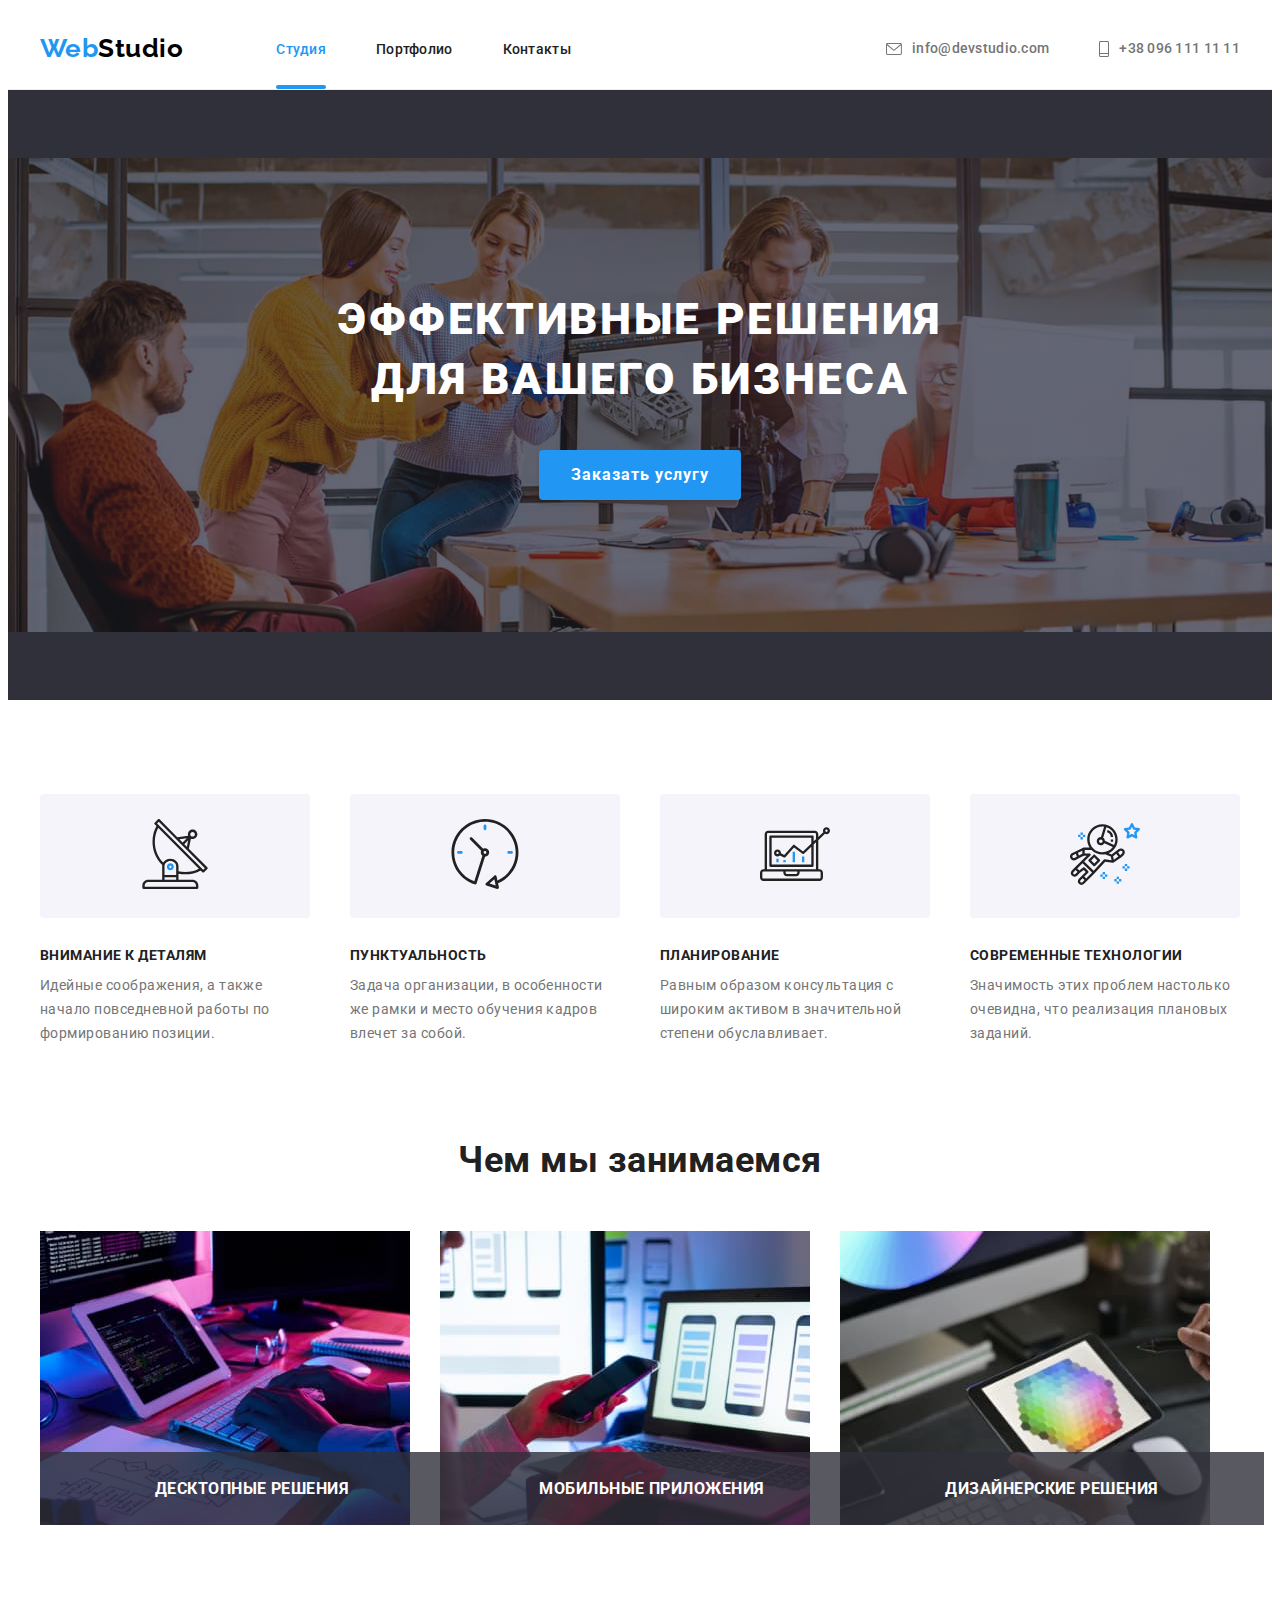
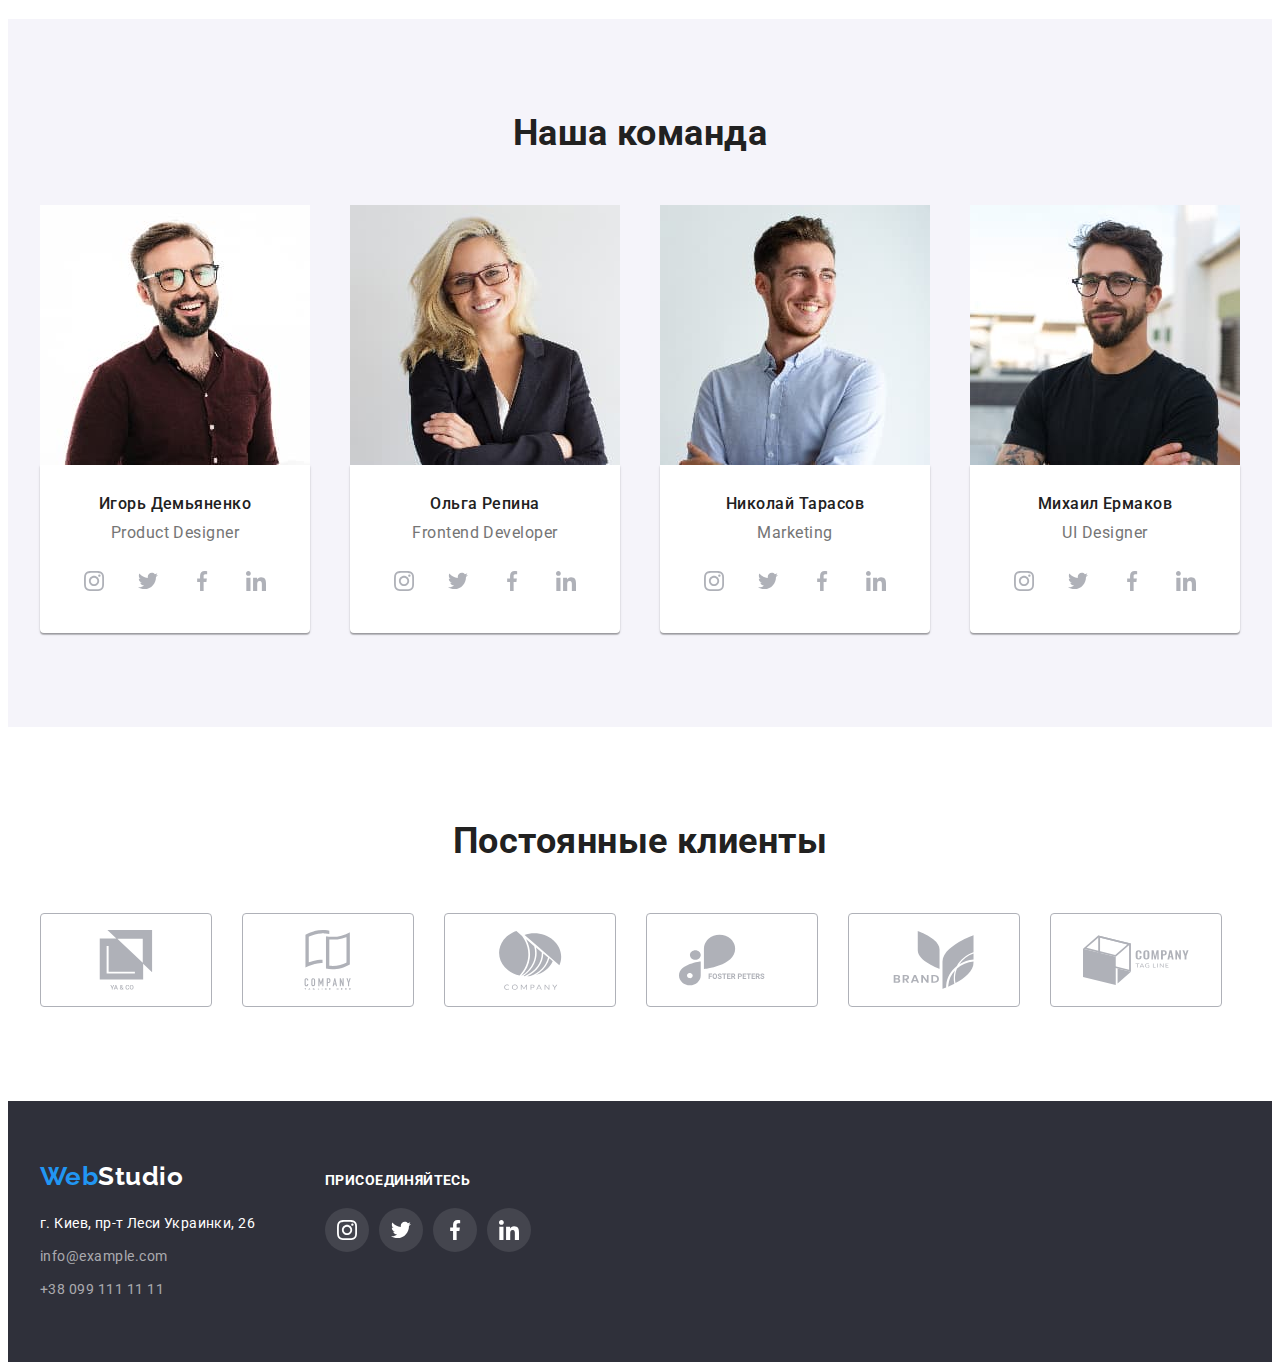
<file: index.html>
<!DOCTYPE html>
<html lang="ru">
  <head>
    <meta charset="UTF-8" />
    <meta http-equiv="X-UA-Compatible" content="IE=edge" />
    <meta name="viewport" content="width=device-width, initial-scale=1.0" />
    <title>Document</title>
    <link rel="preconnect" href="https://fonts.googleapis.com" />
    <link rel="preconnect" href="https://fonts.gstatic.com" crossorigin />
    <link
      href="https://fonts.googleapis.com/css2?family=Raleway:wght@700&family=Roboto:wght@400;500;700;900&display=swap"
      rel="stylesheet"
    />
    <link
      rel="stylesheet"
      href="https://cdnjs.cloudflare.com/ajax/libs/modern-normalize/1.1.0/modern-normalize.min.css"
      integrity="sha512-wpPYUAdjBVSE4KJnH1VR1HeZfpl1ub8YT/NKx4PuQ5NmX2tKuGu6U/JRp5y+Y8XG2tV+wKQpNHVUX03MfMFn9Q=="
      crossorigin="anonymous"
      referrerpolicy="no-referrer"
    />

    <link rel="stylesheet" href="./css/styles.css" />
  </head>
  <body>
    <!--Header-->

    <header class="header">
      <div class="container main-nav">
        <a href="./" class="header-logo"><span class="logo-accent">Web</span>Studio</a>
        <nav>
          <ul class="nav-list">
            <li class="nav-item"><a class="nav-link current" href="#">Студия</a></li>
            <li class="nav-item"><a class="nav-link" href="./portfolio.html">Портфолио</a></li>
            <li class="nav-item"><a class="nav-link" href="#">Контакты</a></li>
          </ul>
        </nav>
        <ul class="header-list">
          <li class="header-item">
            <a class="header-address" href="mailto:info@devstudio.com"
              ><svg class="icon-envelope" width="16" height="12" aria-hidden="true">
                <use href="./images/main/icons.svg#envelope"></use></svg
              >info@devstudio.com</a
            >
          </li>
          <li class="header-item">
            <a class="header-address" href="tel:+380961111111">
              <svg class="icon-phone" width="10" height="16" aria-hidden="true">
                <use href="./images/main/icons.svg#phone"></use></svg
              >+38 096 111 11 11</a
            >
          </li>
        </ul>
      </div>
    </header>

    <!--Main-->
    <main>
      <!--Section Hero-->
      <section class="hero">
        <h1 class="hero-title">ЭФФЕКТИВНЫЕ РЕШЕНИЯ ДЛЯ ВАШЕГО БИЗНЕСА</h1>
        <button type="button" class="hero-btn" data-modal-open>Заказать услугу</button>
      </section>
      <!--Co Abilities-->
      <section class="details-section">
        <div class="container">
          <!--make Blid ivisible-->
          <h2 class="section-title visually-hidden" hidden>Blind</h2>

          <ul class="details-list">
            <li class="details-item">
              <div class="details-icon-div">
                <svg class="details-icon" width="70" height="70" aria-hidden="true">
                  <use href="./images/main/icons.svg#antenna"></use>
                </svg>
              </div>
              <h3 class="details-title">ВНИМАНИЕ К ДЕТАЛЯМ</h3>
              <p class="details-text">
                Идейные соображения, а также начало повседневной работы по формированию позиции.
              </p>
            </li>
            <li class="details-item">
              <div class="details-icon-div">
                <svg class="details-icon" width="70" height="70" aria-hidden="true">
                  <use href="./images/main/icons.svg#clock"></use>
                </svg>
              </div>
              <h3 class="details-title">ПУНКТУАЛЬНОСТЬ</h3>
              <p class="details-text">
                Задача организации, в особенности же рамки и место обучения кадров влечет за собой.
              </p>
            </li>
            <li class="details-item">
              <div class="details-icon-div">
                <svg class="details-icon" width="70" height="70" aria-hidden="true">
                  <use href="./images/main/icons.svg#diagram"></use>
                </svg>
              </div>
              <h3 class="details-title">ПЛАНИРОВАНИЕ</h3>
              <p class="details-text">
                Равным образом консультация с широким активом в значительной степени обуславливает.
              </p>
            </li>
            <li class="details-item">
              <div class="details-icon-div">
                <svg class="details-icon" width="70" height="70" aria-hidden="true">
                  <use href="./images/main/icons.svg#astronaut"></use>
                </svg>
              </div>
              <h3 class="details-title">СОВРЕМЕННЫЕ ТЕХНОЛОГИИ</h3>
              <p class="details-text">
                Значимость этих проблем настолько очевидна, что реализация плановых заданий.
              </p>
            </li>
          </ul>
        </div>
      </section>

      <!--Our work-->
      <section class="work-section">
        <div class="container">
          <h2 class="section-title">Чем мы занимаемся</h2>
          <ul class="work-list">
            <li class="work-item">
              <img class="work-img" src="./images/main/box1.jpg" alt="верстка сайта" width="370" />
              <p class="work-text">ДЕСКТОПНЫЕ РЕШЕНИЯ</p>
            </li>
            <li class="work-item">
              <img
                class="work-img"
                src="./images/main/box2.jpg"
                alt="создание приложений"
                width="370"
              />
              <p class="work-text">МОБИЛЬНЫЕ ПРИЛОЖЕНИЯ</p>
            </li>
            <li class="work-item">
              <img class="work-img" src="./images/main/box3.jpg" alt="оформление" width="370" />
              <p class="work-text">ДИЗАЙНЕРСКИЕ РЕШЕНИЯ</p>
            </li>
          </ul>
        </div>
      </section>
      <!--Our team-->
      <section class="team-section">
        <div class="container">
          <h2 class="section-title">Наша команда</h2>
          <ul class="team-list">
            <li class="team-item">
              <img class="team-img" src="./images/main/worker1.jpg" alt="работник1" width="270" />
              <div class="team-section-border">
                <h3 class="team-title">Игорь Демьяненко</h3>
                <p class="team-text">Product Designer</p>

                <ul class="team-social-list">
                  <li class="team-social-item">
                    <a class="team-social-link" href="#">
                      <svg
                        class="icon-team-social"
                        width="20"
                        height="20"
                        aria-label="ссылка на инстаграм"
                      >
                        <use href="./images/main/icons.svg#instagram"></use></svg
                    ></a>
                  </li>
                  <li class="team-social-item">
                    <a class="team-social-link" href="#">
                      <svg
                        class="icon-team-social"
                        width="20"
                        height="20"
                        aria-label="ссылка на твиттер"
                      >
                        <use href="./images/main/icons.svg#twitter"></use></svg
                    ></a>
                  </li>
                  <li class="team-social-item">
                    <a class="team-social-link" href="#">
                      <svg
                        class="icon-team-social"
                        width="20"
                        height="20"
                        aria-label="ссылка на фэйсбук"
                      >
                        <use href="./images/main/icons.svg#facebook"></use></svg
                    ></a>
                  </li>
                  <li class="team-social-item">
                    <a class="team-social-link" href="#">
                      <svg
                        class="icon-team-social"
                        width="20"
                        height="20"
                        aria-label="ссылка на линкедин"
                      >
                        <use href="./images/main/icons.svg#linkedin"></use></svg
                    ></a>
                  </li>
                </ul>
              </div>
            </li>

            <li class="team-item">
              <img class="team-img" src="./images/main/worker2.jpg" alt="работник2" width="270" />
              <div class="team-section-border">
                <h3 class="team-title">Ольга Репина</h3>
                <p class="team-text">Frontend Developer</p>
                <ul class="team-social-list">
                  <li class="team-social-item">
                    <a class="team-social-link" href="#">
                      <svg
                        class="icon-team-social"
                        width="20"
                        height="20"
                        aria-label="ссылка на инстаграм"
                      >
                        <use href="./images/main/icons.svg#instagram"></use></svg
                    ></a>
                  </li>
                  <li class="team-social-item">
                    <a class="team-social-link" href="#">
                      <svg
                        class="icon-team-social"
                        width="20"
                        height="20"
                        aria-label="ссылка на твиттер"
                      >
                        <use href="./images/main/icons.svg#twitter"></use></svg
                    ></a>
                  </li>
                  <li class="team-social-item">
                    <a class="team-social-link" href="#">
                      <svg
                        class="icon-team-social"
                        width="20"
                        height="20"
                        aria-label="ссылка на фэйсбук"
                      >
                        <use href="./images/main/icons.svg#facebook"></use></svg
                    ></a>
                  </li>
                  <li class="team-social-item">
                    <a class="team-social-link" href="#">
                      <svg
                        class="icon-team-social"
                        width="20"
                        height="20"
                        aria-label="ссылка на линкедин"
                      >
                        <use href="./images/main/icons.svg#linkedin"></use></svg
                    ></a>
                  </li>
                </ul>
              </div>
            </li>

            <li class="team-item">
              <img class="team-img" src="./images/main/worker3.jpg" alt="работник3" width="270" />
              <div class="team-section-border">
                <h3 class="team-title">Николай Тарасов</h3>
                <p class="team-text">Marketing</p>
                <ul class="team-social-list">
                  <li class="team-social-item">
                    <a class="team-social-link" href="#">
                      <svg
                        class="icon-team-social"
                        width="20"
                        height="20"
                        aria-label="ссылка на инстаграм"
                      >
                        <use href="./images/main/icons.svg#instagram"></use></svg
                    ></a>
                  </li>
                  <li class="team-social-item">
                    <a class="team-social-link" href="#">
                      <svg
                        class="icon-team-social"
                        width="20"
                        height="20"
                        aria-label="ссылка на твиттер"
                      >
                        <use href="./images/main/icons.svg#twitter"></use></svg
                    ></a>
                  </li>
                  <li class="team-social-item">
                    <a class="team-social-link" href="#">
                      <svg
                        class="icon-team-social"
                        width="20"
                        height="20"
                        aria-label="ссылка на фэйсбук"
                      >
                        <use href="./images/main/icons.svg#facebook"></use></svg
                    ></a>
                  </li>
                  <li class="team-social-item">
                    <a class="team-social-link" href="#">
                      <svg
                        class="icon-team-social"
                        width="20"
                        height="20"
                        aria-label="ссылка на линкедин"
                      >
                        <use href="./images/main/icons.svg#linkedin"></use></svg
                    ></a>
                  </li>
                </ul>
              </div>
            </li>

            <li class="team-item">
              <img class="team-img" src="./images/main/worker4.jpg" alt="работник4" width="270" />
              <div class="team-section-border">
                <h3 class="team-title">Михаил Ермаков</h3>
                <p class="team-text">UI Designer</p>
                <ul class="team-social-list">
                  <li class="team-social-item">
                    <a class="team-social-link" href="#">
                      <svg
                        class="icon-team-social"
                        width="20"
                        height="20"
                        aria-label="ссылка на инстаграм"
                      >
                        <use href="./images/main/icons.svg#instagram"></use></svg
                    ></a>
                  </li>
                  <li class="team-social-item">
                    <a class="team-social-link" href="#">
                      <svg
                        class="icon-team-social"
                        width="20"
                        height="20"
                        aria-label="ссылка на твиттер"
                      >
                        <use href="./images/main/icons.svg#twitter"></use></svg
                    ></a>
                  </li>
                  <li class="team-social-item">
                    <a class="team-social-link" href="#">
                      <svg
                        class="icon-team-social"
                        width="20"
                        height="20"
                        aria-label="ссылка на фэйсбук"
                      >
                        <use href="./images/main/icons.svg#facebook"></use></svg
                    ></a>
                  </li>
                  <li class="team-social-item">
                    <a class="team-social-link" href="#">
                      <svg
                        class="icon-team-social"
                        width="20"
                        height="20"
                        aria-label="ссылка на линкедин"
                      >
                        <use href="./images/main/icons.svg#linkedin"></use></svg
                    ></a>
                  </li>
                </ul>
              </div>
            </li>
          </ul>
        </div>
      </section>
      <!-- our clients -->
      <section class="clients-section">
        <div class="container">
          <h2 class="section-title">Постоянные клиенты</h2>
          <ul class="clients-list">
            <li class="clients-item">
              <a class="clients-link" href="#"
                ><svg
                  class="client-icon"
                  aria-label="ссылка на сайт клиента"
                  width="106"
                  height="60"
                >
                  <use href="./images/main/icons.svg#client-1"></use></svg
              ></a>
            </li>

            <li class="clients-item">
              <a class="clients-link" href="#"
                ><svg
                  class="client-icon"
                  aria-label="ссылка на сайт клиента"
                  width="106"
                  height="60"
                >
                  <use href="./images/main/icons.svg#client-2"></use></svg
              ></a>
            </li>

            <li class="clients-item">
              <a class="clients-link" href="#"
                ><svg
                  class="client-icon"
                  aria-label="ссылка на сайт клиента"
                  width="106"
                  height="60"
                >
                  <use href="./images/main/icons.svg#client-3"></use></svg
              ></a>
            </li>

            <li class="clients-item">
              <a class="clients-link" href="#"
                ><svg
                  class="client-icon"
                  aria-label="ссылка на сайт клиента"
                  width="106"
                  height="60"
                >
                  <use href="./images/main/icons.svg#client-4"></use></svg
              ></a>
            </li>

            <li class="clients-item">
              <a class="clients-link" href="#"
                ><svg
                  class="client-icon"
                  aria-label="ссылка на сайт клиента"
                  width="106"
                  height="60"
                >
                  <use href="./images/main/icons.svg#client-5"></use></svg
              ></a>
            </li>

            <li class="clients-item">
              <a class="clients-link" href="#"
                ><svg
                  class="client-icon"
                  aria-label="ссылка на сайт клиента"
                  width="106"
                  height="60"
                >
                  <use href="./images/main/icons.svg#client-6"></use></svg
              ></a>
            </li>
          </ul>
        </div>
      </section>
    </main>
    <!--footer-->
    <footer class="footer">
      <div class="container footer-flex">
        <div>
          <a href="/" class="footer-logo"><span class="logo-accent">Web</span>Studio</a>
          <address class="footer-address">
            <ul class="address-list">
              <li class="address-item">
                <a class="address-link geo" href="#">г. Киев, пр-т Леси Украинки, 26</a>
              </li>
              <li class="address-item">
                <a class="address-link" href="mailto:info@example.com">info@example.com</a>
              </li>
              <li class="address-item">
                <a class="address-link" href="tel:+380991111111">+38 099 111 11 11</a>
              </li>
            </ul>
          </address>
        </div>
        <div class="footer-socials">
          <p class="join-us">ПРИСОЕДИНЯЙТЕСЬ</p>
          <ul class="footer-social-list">
            <li class="footer-social-item">
              <a class="footer-social-link" href=""
                ><svg class="icon" width="20" height="20" aria-label="ссылка на инстаграм">
                  <use href="./images/main/icons.svg#instagram"></use></svg
              ></a>
            </li>
            <li class="footer-social-item">
              <a class="footer-social-link" href=""
                ><svg class="icon" width="20" height="20" aria-label="ссылка на твиттер">
                  <use href="./images/main/icons.svg#twitter"></use></svg
              ></a>
            </li>
            <li class="footer-social-item">
              <a class="footer-social-link" href=""
                ><svg class="icon" width="20" height="20" aria-label="ссылка на фйсбук">
                  <use href="./images/main/icons.svg#facebook"></use></svg
              ></a>
            </li>
            <li class="footer-social-item">
              <a class="footer-social-link" href=""
                ><svg class="icon" width="20" height="20" aria-label="ссылка на линкедин">
                  <use href="./images/main/icons.svg#linkedin"></use></svg
              ></a>
            </li>
          </ul>
        </div>
      </div>
    </footer>
    <div class="backdrop is-hidden" data-modal>
      <div class="modal">
        <button class="modal-close-button" type="button" data-modal-close>
          <svg class="close-icon" width="11" height="11" aria-hidden="true">
            <use href="./images/main/icons.svg#close-icon"></use>
          </svg>
        </button>
      </div>
    </div>
    <script src="./js/modal.js"></script>
  </body>
</html>
</file>
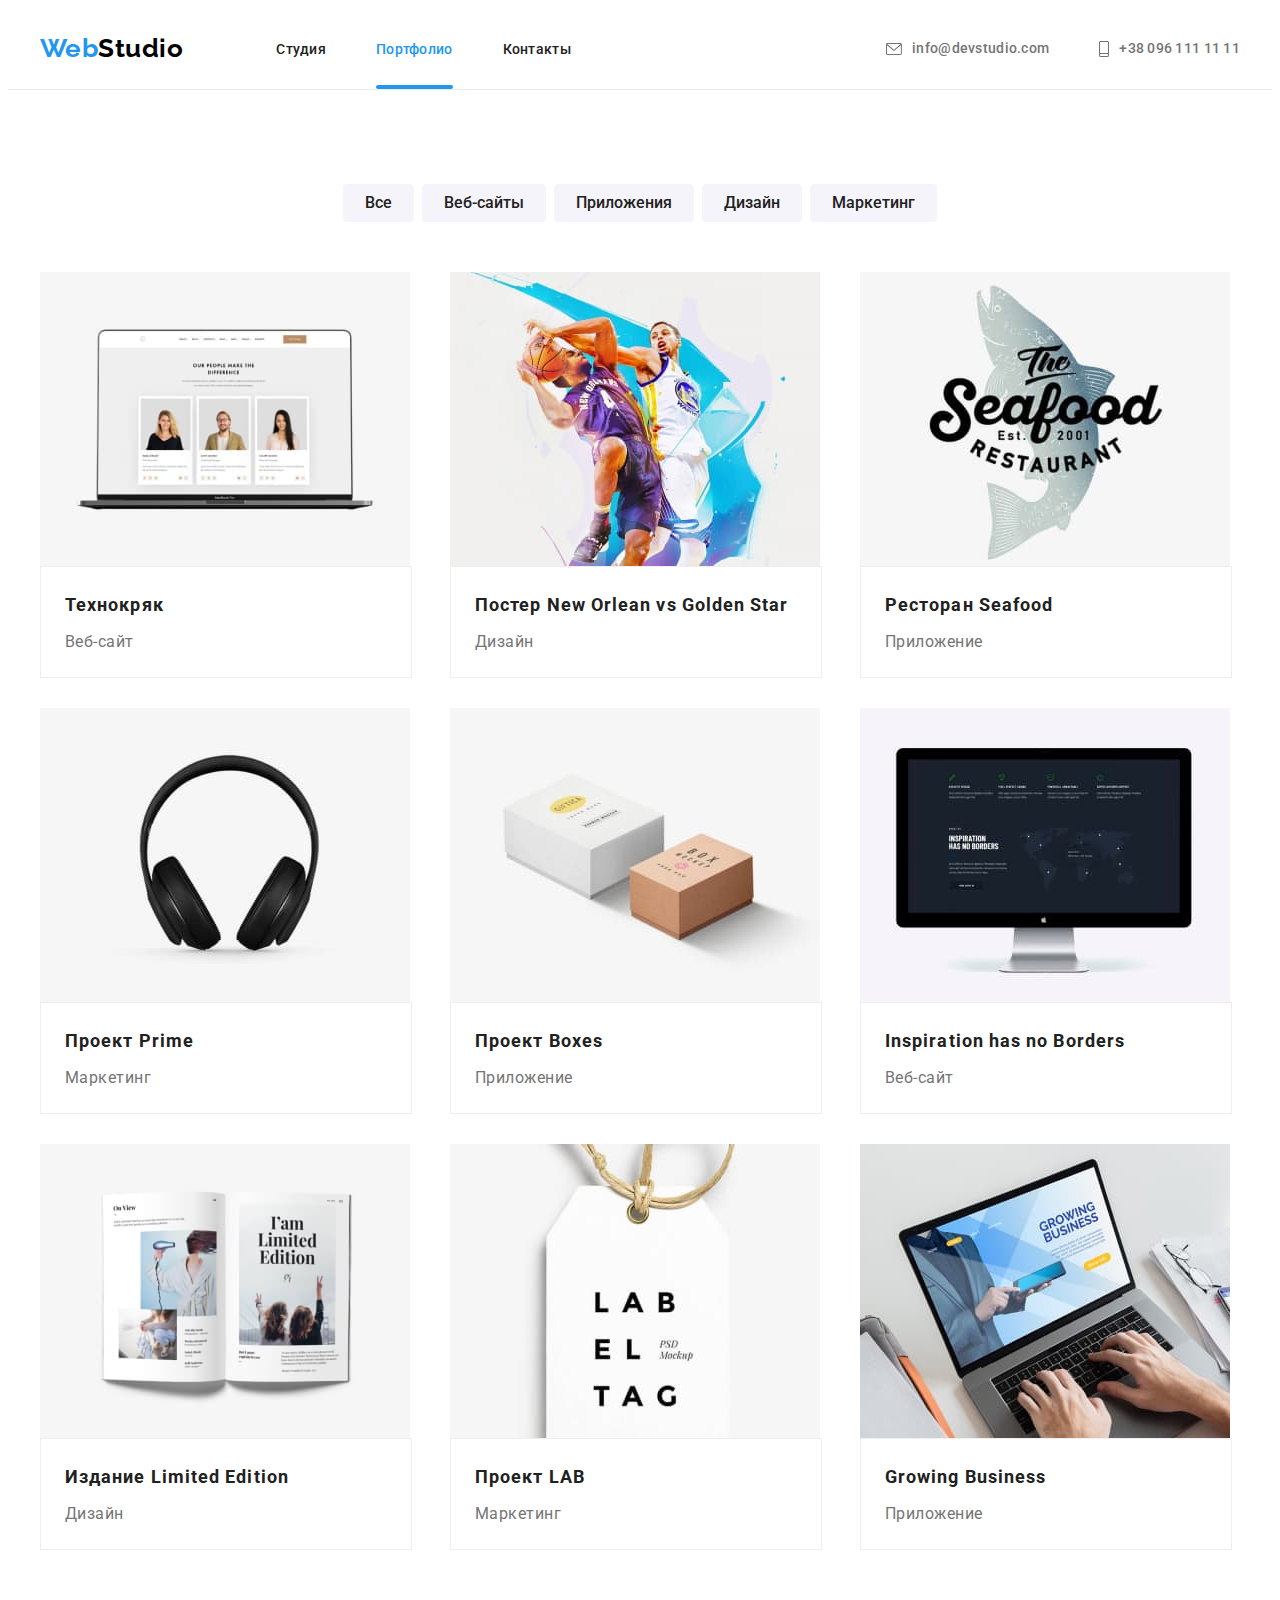
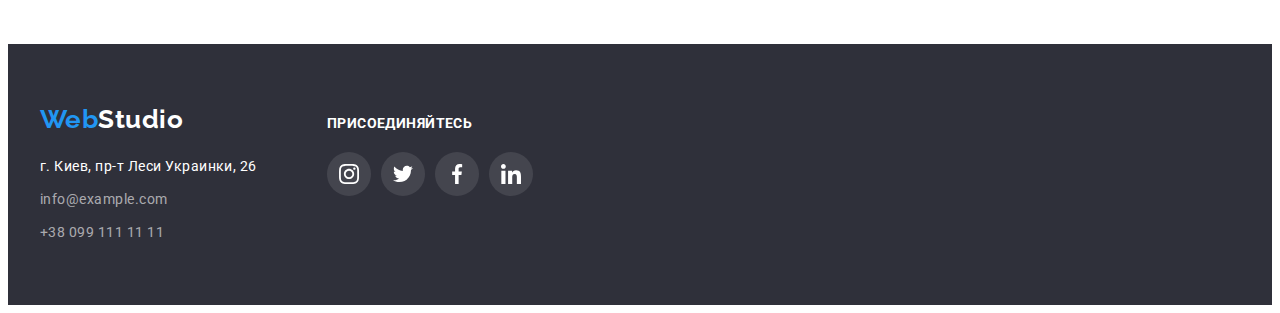
<file: portfolio.html>
<!DOCTYPE html>
<html lang="en">
  <head>
    <meta charset="UTF-8" />
    <meta http-equiv="X-UA-Compatible" content="IE=edge" />
    <meta name="viewport" content="width=device-width, initial-scale=1.0" />
    <title>Portfolio</title>
    <link rel="preconnect" href="https://fonts.gstatic.com" crossorigin />
    <link
      href="https://fonts.googleapis.com/css2?family=Raleway:wght@700&family=Roboto:wght@400;500;700;900&display=swap"
      rel="stylesheet"
    />
    <link
      rel="stylesheet"
      href="https://cdnjs.cloudflare.com/ajax/libs/modern-normalize/1.1.0/modern-normalize.min.css"
      integrity="sha512-wpPYUAdjBVSE4KJnH1VR1HeZfpl1ub8YT/NKx4PuQ5NmX2tKuGu6U/JRp5y+Y8XG2tV+wKQpNHVUX03MfMFn9Q=="
      crossorigin="anonymous"
      referrerpolicy="no-referrer"
    />

    <link rel="stylesheet" href="./css/styles.css" />
  </head>
  <body>
    <!--Header-->
    <header class="header">
      <div class="container main-nav">
        <a href="./" class="header-logo"><span class="logo-accent">Web</span>Studio</a>
        <nav>
          <ul class="nav-list">
            <li class="nav-item"><a class="nav-link" href="./index.html">Студия</a></li>
            <li class="nav-item"><a class="nav-link current" href="#">Портфолио</a></li>
            <li class="nav-item"><a class="nav-link" href="#">Контакты</a></li>
          </ul>
        </nav>
        <ul class="header-list">
          <li class="header-item">
            <a class="header-address" href="mailto:info@devstudio.com"
              ><svg class="icon-envelope" width="16" height="12" aria-hidden="true">
                <use href="./images/main/icons.svg#envelope"></use></svg
              >info@devstudio.com</a
            >
          </li>
          <li class="header-item">
            <a class="header-address" href="tel:+380961111111"
              ><svg class="icon-phone" width="10" height="16" aria-hidden="true">
                <use href="./images/main/icons.svg#phone"></use></svg
              >+38 096 111 11 11</a
            >
          </li>
        </ul>
      </div>
    </header>
    <main class="portfolio-main">
      <!--Buttons-->

      <section class="portfolio-section">
        <div class="container portfolio-btns">
          <h2 class="visually-hidden" hidden>portfolio title</h2>
          <ul class="btn-list">
            <li class="btn-item"><button type="button" class="portfolio-button">Все</button></li>
            <li class="btn-item">
              <button type="button" class="portfolio-button">Веб-сайты</button>
            </li>
            <li class="btn-item">
              <button type="button" class="portfolio-button">Приложения</button>
            </li>
            <li class="btn-item"><button type="button" class="portfolio-button">Дизайн</button></li>
            <li class="btn-item">
              <button type="button" class="portfolio-button">Маркетинг</button>
            </li>
          </ul>
        </div>
        <!-- Plates -->

        <div class="container">
          <ul class="portfolio-list">
            <li class="porfolio-item">
              <a class="portfolio-link" href=""
                ><div class="portfolio-content">
                  <img
                    class="porfolio-img"
                    src="./images/portfolio/wemade1.jpg "
                    alt="notebook pic"
                    width="370"
                  />
                  <p class="portfolio-overlay">
                    Ресурс предлагает комплексные предложения с разным уровнем функционала и
                    сервисов. Все это позволит посетителю получить исчерпывающие сведения о компании
                    или частном лице.
                  </p>
                </div>
                <div class="portfolio-plate-border">
                  <h3 class="portfolio-title">Технокряк</h3>
                  <p class="portfolio-text">Веб-сайт</p>
                </div></a
              >
            </li>

            <li class="porfolio-item">
              <a class="portfolio-link" href=""
                ><div class="portfolio-content">
                  <img
                    class="porfolio-img"
                    src="./images/portfolio/wemade2.jpg"
                    alt="poster pic"
                    width="370"
                  />
                  <p class="portfolio-overlay">
                    Ресурс предлагает комплексные предложения с разным уровнем функционала и
                    сервисов. Все это позволит посетителю получить исчерпывающие сведения о компании
                    или частном лице.
                  </p>
                </div>
                <div class="portfolio-plate-border">
                  <h3 class="portfolio-title">Постер New Orlean vs Golden Star</h3>
                  <p class="portfolio-text">Дизайн</p>
                </div></a
              >
            </li>

            <li class="porfolio-item">
              <a class="portfolio-link" href=""
                ><div class="portfolio-content">
                  <img
                    class="porfolio-img"
                    src="./images/portfolio/wemade3.jpg"
                    alt="Restaraunt pic"
                    width="370"
                  />
                  <p class="portfolio-overlay">
                    Ресурс предлагает комплексные предложения с разным уровнем функционала и
                    сервисов. Все это позволит посетителю получить исчерпывающие сведения о компании
                    или частном лице.
                  </p>
                </div>
                <div class="portfolio-plate-border">
                  <h3 class="portfolio-title">Ресторан Seafood</h3>
                  <p class="portfolio-text">Приложение</p>
                </div></a
              >
            </li>

            <li class="porfolio-item">
              <a class="portfolio-link" href=""
                ><div class="portfolio-content">
                  <img
                    class="porfolio-img"
                    src="./images/portfolio/wemade4.jpg"
                    alt="headphones pic"
                    width="370"
                  />
                  <p class="portfolio-overlay">
                    Ресурс предлагает комплексные предложения с разным уровнем функционала и
                    сервисов. Все это позволит посетителю получить исчерпывающие сведения о компании
                    или частном лице.
                  </p>
                </div>
                <div class="portfolio-plate-border">
                  <h3 class="portfolio-title">Проект Prime</h3>
                  <p class="portfolio-text">Маркетинг</p>
                </div></a
              >
            </li>

            <li class="porfolio-item">
              <a class="portfolio-link" href=""
                ><div class="portfolio-content">
                  <img
                    class="porfolio-img"
                    src="./images/portfolio/wemade5.jpg"
                    alt="boxes pic"
                    width="370"
                  />
                  <p class="portfolio-overlay">
                    Ресурс предлагает комплексные предложения с разным уровнем функционала и
                    сервисов. Все это позволит посетителю получить исчерпывающие сведения о компании
                    или частном лице.
                  </p>
                </div>
                <div class="portfolio-plate-border">
                  <h3 class="portfolio-title">Проект Boxes</h3>
                  <p class="portfolio-text">Приложение</p>
                </div></a
              >
            </li>

            <li class="porfolio-item">
              <a class="portfolio-link" href=""
                ><div class="portfolio-content">
                  <img
                    class="porfolio-img"
                    src="./images/portfolio/wemade6.jpg"
                    alt="monitor pic"
                    width="370"
                  />
                  <p class="portfolio-overlay">
                    Ресурс предлагает комплексные предложения с разным уровнем функционала и
                    сервисов. Все это позволит посетителю получить исчерпывающие сведения о компании
                    или частном лице.
                  </p>
                </div>
                <div class="portfolio-plate-border">
                  <h3 class="portfolio-title">Inspiration has no Borders</h3>
                  <p class="portfolio-text">Веб-сайт</p>
                </div></a
              >
            </li>

            <li class="porfolio-item">
              <a class="portfolio-link" href=""
                ><div class="portfolio-content">
                  <img
                    class="porfolio-img"
                    src="./images/portfolio/wemade7.jpg"
                    alt="book pic"
                    width="370"
                  />
                  <p class="portfolio-overlay">
                    Ресурс предлагает комплексные предложения с разным уровнем функционала и
                    сервисов. Все это позволит посетителю получить исчерпывающие сведения о компании
                    или частном лице.
                  </p>
                </div>
                <div class="portfolio-plate-border">
                  <h3 class="portfolio-title">Издание Limited Edition</h3>
                  <p class="portfolio-text">Дизайн</p>
                </div></a
              >
            </li>

            <li class="porfolio-item">
              <a class="portfolio-link" href=""
                ><div class="portfolio-content">
                  <img
                    class="porfolio-img"
                    src="./images/portfolio/wemade8.jpg"
                    alt="tag pic"
                    width="370"
                  />
                  <p class="portfolio-overlay">
                    Ресурс предлагает комплексные предложения с разным уровнем функционала и
                    сервисов. Все это позволит посетителю получить исчерпывающие сведения о компании
                    или частном лице.
                  </p>
                </div>
                <div class="portfolio-plate-border">
                  <h3 class="portfolio-title">Проект LAB</h3>
                  <p class="portfolio-text">Маркетинг</p>
                </div></a
              >
            </li>

            <li class="porfolio-item">
              <a class="portfolio-link" href=""
                ><div class="portfolio-content">
                  <img
                    class="porfolio-img"
                    src="./images/portfolio/wemade9.jpg"
                    alt="work on notebook"
                    width="370"
                  />
                  <p class="portfolio-overlay">
                    Ресурс предлагает комплексные предложения с разным уровнем функционала и
                    сервисов. Все это позволит посетителю получить исчерпывающие сведения о компании
                    или частном лице.
                  </p>
                </div>
                <div class="portfolio-plate-border">
                  <h3 class="portfolio-title">Growing Business</h3>
                  <p class="portfolio-text">Приложение</p>
                </div></a
              >
            </li>
          </ul>
        </div>
      </section>
    </main>
    <!--footer-->
    <footer class="footer">
      <div class="container footer-flex">
        <div>
          <a href="/" class="footer-logo"><span class="logo-accent">Web</span>Studio</a>
          <address class="footer-address">
            <ul class="address-list">
              <li class="address-item">г. Киев, пр-т Леси Украинки, 26</li>
              <li class="address-item">
                <a class="address-link" href="mailto:info@example.com">info@example.com</a>
              </li>
              <li class="address-item">
                <a class="address-link" href="tel:+380991111111">+38 099 111 11 11</a>
              </li>
            </ul>
          </address>
        </div>
        <div class="footer-socials">
          <p class="join-us">ПРИСОЕДИНЯЙТЕСЬ</p>
          <ul class="footer-social-list">
            <li class="footer-social-item">
              <a class="footer-social-link" href=""
                ><svg class="icon" width="20" height="20" aria-label="ссылка на инстаграм">
                  <use href="./images/main/icons.svg#instagram"></use></svg
              ></a>
            </li>
            <li class="footer-social-item">
              <a class="footer-social-link" href=""
                ><svg class="icon" width="20" height="20" aria-label="ссылка на твиттер">
                  <use href="./images/main/icons.svg#twitter"></use></svg
              ></a>
            </li>
            <li class="footer-social-item">
              <a class="footer-social-link" href=""
                ><svg class="icon" width="20" height="20" aria-label="ссылка на фэйсбук">
                  <use href="./images/main/icons.svg#facebook"></use></svg
              ></a>
            </li>
            <li class="footer-social-item">
              <a class="footer-social-link" href=""
                ><svg class="icon" width="20" height="20" aria-label="ссылка на линкедин">
                  <use href="./images/main/icons.svg#linkedin"></use></svg
              ></a>
            </li>
          </ul>
        </div>
      </div>
    </footer>
  </body>
</html>
</file>
<file: css/styles.css>
:root {
  --accent-color: #2196f3;
  --text-color-black: #212121;
  --text-color-gray: #757575;
  --white-color: #ffffff;
  --absolute-black: #000000;
  --icons-color-main: #afb1b8;
  --cubik-timings: cubic-bezier(0.4, 0, 0.2, 1);
}

body {
  font-family: Roboto, sans-serif;
  font-style: normal;
  color: var(--text-color-gray);
  letter-spacing: 0.03em;
}

h1,
h2,
h3,
h4,
h5,
h6,
p,
ul {
  margin-top: 0;
  margin-bottom: 0;
}

.container {
  margin-right: auto;
  margin-left: auto;
  width: 1200px;
  padding-right: 15px;
  padding-left: 15px;
}

/* header */

.header {
  background-color: var(--white-color);
  border-bottom: 1px solid #ececec;
}

/* logo webstudio */

.header-logo {
  margin-right: 93px;
  padding-top: 25px;
  padding-bottom: 25px;

  font-family: Raleway;
  font-weight: 700;
  font-size: 26px;
  line-height: 1.2;
  text-decoration: none;

  color: var(--absolute-black);
}

.logo-accent {
  color: var(--accent-color);
}

/* nav-links */

.nav-list {
  list-style: none;
  display: flex;
  padding: 0;
}
.main-nav {
  display: flex;
  align-items: center;
}

.nav-item {
  margin-right: 50px;
}

.nav-item:last-child {
  margin-right: 0;
}

.nav-list .current {
  color: var(--accent-color);
}

.nav-link {
  position: relative;
  font-weight: 500;
  font-size: 14px;
  line-height: 1.14;
  letter-spacing: 0.02em;
  text-decoration: none;
  color: var(--text-color-black);
  padding-top: 34px;
  padding-bottom: 32px;
  transition: color 250ms var(--cubik-timings);
}

.current::after {
  position: absolute;
  left: 0;
  bottom: 0;
  content: '';
  display: block;
  width: 100%;
  height: 4px;
  background-color: var(--accent-color);
  border-radius: 2px;
}
/* .current:after {
  /* position: absolute;
  left: 0;
  bottom: 0;
  content: '';
  display: block;
  width: 100%;
  height: 2px;
  background-color: var(--accent-color); */
.nav-link:hover,
.nav-link:focus {
  color: var(--accent-color);
}

/* header address */

.header-list {
  margin-left: auto;
  list-style: none;
  display: flex;
  padding: 0;
}
.header-item {
  margin-right: 50px;
}

.header-item:last-child {
  margin-right: 0;
}

.header-address {
  display: inline-flex;
  align-items: center;
  font-weight: 500;
  font-size: 14px;
  line-height: 1.14;
  letter-spacing: 0.02em;
  text-decoration: none;
  color: var(--text-color-gray);
  padding-top: 15px;
  padding-bottom: 15px;
  transition: color 250ms var(--cubik-timings);
}

.header-address:hover,
.header-address:focus {
  color: var(--accent-color);
}
/* header address icons */
.icon-phone {
  fill: currentColor;
  margin-right: 10px;
}

.icon-envelope {
  fill: currentColor;
  margin-right: 10px;
}

/* Main */

/* hero */

.hero {
  background-color: #2f303a;
  text-align: center;
  background-image: linear-gradient(to right, rgba(47, 48, 58, 0.4), rgba(47, 48, 58, 0.4)),
    url(../images/main/team-work.jpg);

  background-repeat: no-repeat;
  background-position: center;
  background-size: contain;

  padding-top: 200px;
  padding-bottom: 200px;
}
.hero-title {
  width: 696px;
  font-weight: 900;
  font-size: 44px;
  line-height: 1.36;
  letter-spacing: 0.06em;
  color: var(--white-color);
  margin-bottom: 40px;
  margin-left: auto;
  margin-right: auto;
}
.hero-btn {
  font-family: Roboto, sans-serif;
  font-weight: 700;
  font-size: 16px;
  line-height: 1.87;
  letter-spacing: 0.06em;
  background-color: #2196f3;
  color: #ffffff;
  box-shadow: 0px 4px 4px rgba(0, 0, 0, 0.15);
  border: 0 transparent;
  border-radius: 4px;
  padding: 10px 32px;
  transition: background-color 250ms var(--cubik-timings);
}
.hero-btn:hover,
.hero-btn:focus {
  background-color: #188ce8;
  color: #ffffff;
  cursor: pointer;
}

/* sections main title */

.section-title {
  font-weight: 700;
  font-size: 36px;
  line-height: 1.16;
  color: var(--text-color-black);
  margin-bottom: 50px;
  text-align: center;
}

/* details section */

.details-section {
  background-color: var(--white-color);
  padding-top: 94px;
}

.details-item {
  width: 270px;
  margin-right: 30px;
}
.details-item:last-child {
  margin-right: 0;
}
.details-list {
  display: flex;
  justify-content: space-between;
  list-style: none;
  padding: 0;
}

.details-icon-div {
  display: block;
  max-width: 270px;
  padding: 25px 100px;
  margin-left: auto;
  margin-right: auto;
  margin-bottom: 30px;
  background-position: center;
  border: none;
  border-radius: 4px;
  background: #f5f4fa;
  cursor: default;
}

.details-title {
  font-weight: 700;
  font-size: 14px;
  line-height: 1.14;
  color: var(--text-color-black);
  margin-bottom: 10px;
}
.details-text {
  font-weight: 400;
  font-size: 14px;
  line-height: 1.71;
  color: var(--text-color-gray);
}

/* Our work section */

.work-section {
  background-color: var(--white-color);
  padding-top: 94px;
  padding-bottom: 94px;
}

.work-list {
  list-style: none;
  display: flex;
  padding: 0;
}

.work-item {
  margin-right: 30px;
  position: relative;
}
.work-item:last-child {
  margin-right: 0;
}
.work-img {
  display: block;
}

.work-text {
  position: absolute;
  bottom: 0;
  width: 100%;
  padding: 27px;
  margin: 0;
  background-color: rgba(47, 48, 58, 0.8);
  color: var(--white-color);
  text-transform: uppercase;
  font-weight: 700;
  text-align: center;
}

/* Our Team Section */

.team-section {
  background-color: #f5f4fa;
  padding-top: 94px;
  padding-bottom: 94px;
}
.team-list {
  display: flex;
  align-items: center;
  justify-content: space-between;
  list-style: none;
  padding: 0;
}

.team-item {
  margin-right: 30px;
}

.team-item:last-child {
  margin-right: 0;
}

.team-img {
  display: block;
}

.team-title {
  font-weight: 500;
  font-size: 16px;
  line-height: 1.18;
  color: var(--text-color-black);

  margin-bottom: 10px;
}

.team-text {
  font-weight: 400;
  font-size: 16px;
  line-height: 1.18;
  color: var(--text-color-gray);
  margin-bottom: 16px;
}
/* team socilal */
.team-social-list {
  display: flex;
  list-style: none;
  padding-left: 32px;
  padding-right: 32px;
}

.team-social-link {
  display: flex;
  align-items: center;
  justify-content: center;
  width: 44px;
  height: 44px;
  border-radius: 50%;
  text-decoration: none;
  color: var(--icons-color-main);
  transition: background-color 250ms var(--cubik-timings), color 250ms var(--cubik-timings);
}

.team-social-item {
  margin-right: 10px;
}

.team-social-item:last-child {
  margin-right: 0;
}

.icon-team-social {
  fill: currentColor;
}

.team-social-link:hover,
.team-social-link:focus {
  background-color: var(--accent-color);
  color: var(--white-color);
}

/* check */
.team-section-border {
  text-align: center;
  background-color: #ffffff;
  box-shadow: 0px 1px 3px rgba(0, 0, 0, 0.12), 0px 1px 1px rgba(0, 0, 0, 0.14),
    0px 2px 1px rgba(0, 0, 0, 0.2);
  border-radius: 0px 0px 4px 4px;
  padding-top: 30px;
  padding-bottom: 30px;
}
/* Clients section */
.clients-section {
  padding-top: 94px;
  padding-bottom: 94px;
}

.clients-list {
  display: flex;
  list-style: none;
  padding: 0;
}

.clients-item {
  margin-right: 30px;
}

.clients-item:last-child {
  margin-right: 0;
}

.clients-link {
  display: flex;
  align-items: center;
  justify-content: center;

  width: 170px;
  height: 92px;
  border: 1px solid var(--icons-color-main);
  border-radius: 4px;
  text-decoration: none;
  fill: var(--icons-color-main);
  transition: border 250ms var(--cubik-timings), fill 250ms var(--cubik-timings);
}

.clients-link:hover,
.clients-link:focus {
  fill: var(--accent-color);
  border: 1px solid var(--accent-color);
}

/* Footer */

.footer {
  background-color: #2f303a;
  padding-top: 60px;
  padding-bottom: 60px;
}

/* Logo */

.footer-logo {
  display: inline-block;
  font-family: Raleway, serif;
  font-weight: 700;
  font-size: 26px;
  line-height: 1.2;
  text-decoration: none;
  color: var(--white-color);
  margin-bottom: 20px;
}

/* Footer address */

.footer-address {
  margin-right: 70px;
}

.address-list {
  list-style: none;
  padding: 0;
}

.address-item {
  font-weight: 400;
  font-size: 14px;
  line-height: 1.71;
  text-decoration: none;
  font-style: normal;
  color: var(--white-color);
  margin-bottom: 9px;
}

.address-item:last-child {
  margin-bottom: 0px;
}

.address-list {
  padding: 0;
}

.address-link {
  color: rgba(255, 255, 255, 0.6);
  text-decoration: none;
  transition: color 250ms var(--cubik-timings);
}
.geo {
  font-weight: 400;
  font-size: 14px;
  line-height: 1.71;
  letter-spacing: 0.03em;
  color: var(--white-color);
}
.address-link:hover,
.address-link:focus {
  color: var(--accent-color);
}
/* footer social */

.join-us {
  font-weight: 700;
  font-size: 14px;
  line-height: 1.14;
  letter-spacing: 0.03em;
  text-transform: uppercase;
  margin-bottom: 20px;
  color: var(--white-color);
}
.footer-flex {
  display: flex;
  align-items: baseline;
}

.footer-social-list {
  display: flex;
  list-style: none;
  padding: 0;
}

.footer-social-link {
  display: flex;
  align-items: center;
  justify-content: center;
  width: 44px;
  height: 44px;
  border-radius: 50%;
  text-decoration: none;
  background-color: rgba(255, 255, 255, 0.1);
  transition: background-color 250ms var(--cubik-timings);
}

.footer-social-link:hover,
.footer-social-link:focus {
  background-color: var(--accent-color);
}

.footer-social-item {
  margin-right: 10px;
}

.footer-social-item:last-child {
  margin-right: 0;
}

.icon {
  fill: var(--white-color);
}

/* Portfolio section */
.portfolio-main {
  background-color: var(--white-color);
}
.portfolio-section {
  padding-top: 94px;
  padding-bottom: 94px;
}

/* nav buttons */

.btn-list {
  list-style: none;
  display: flex;
  justify-content: center;
  padding: 0;
  margin-bottom: 50px;
}
.btn-item {
  margin-right: 8px;
}
.btn-item:last-child {
  margin-right: 0;
}

.portfolio-button {
  font-family: Roboto, sans-serif;
  font-weight: 500;
  font-size: 16px;
  line-height: 1.62;
  background-color: #f5f4fa;
  color: var(--text-color-black);
  border-radius: 4px;
  padding: 6px 22px;
  transition: background-color 250ms var(--cubik-timings), color 250ms var(--cubik-timings);
  border: 0;
}

.portfolio-button:hover,
.portfolio-button:focus {
  background-color: #2196f3;
  color: #ffffff;
  cursor: pointer;
}

/* Portfolio plates */

.portfolio-list {
  list-style: none;
  display: flex;
  flex-wrap: wrap;
  padding: 0;
  margin-right: -30px;
}

.portfolio-link {
  display: block;
  text-decoration: none;
}

.portfolio-link:hover,
.portfolio-link:focus {
  box-shadow: 0px 1px 1px rgba(0, 0, 0, 0.12), 0px 4px 4px rgba(0, 0, 0, 0.06),
    1px 4px 6px rgba(0, 0, 0, 0.16);
}

.portfolio-link:hover {
  transform: translateY(0);
}

.porfolio-item {
  flex-basis: calc(100% / 3 - 30px);
  margin-right: 30px;
  margin-top: 30px;
}

.porfolio-item:nth-child(3n) {
  margin-right: 0;
}

.porfolio-item:nth-child(-n + 3) {
  margin-top: 0;
}

.porfolio-img {
  display: block;
}

.portfolio-plate-border {
  background: #ffffff;
  border: 1px solid #eeeeee;
  width: 370px;
  padding-top: 20px;
  padding-bottom: 20px;
}

.portfolio-content {
  position: relative;
  overflow: hidden;
}

.portfolio-overlay {
  position: absolute;
  top: 0;
  width: 100%;
  height: 100%;
  display: flex;
  align-items: center;
  font-weight: 400;
  font-size: 18px;
  line-height: 1.55;
  padding: 24px;
  background-color: rgba(33, 150, 243, 0.9);
  color: var(--white-color);
  transform: translateY(101%);

  transition: transform 250ms var(--cubik-timings);
}

.portfolio-link:hover .portfolio-overlay {
  transform: translateY(0);
}

.portfolio-title {
  font-weight: 700;
  font-size: 18px;
  line-height: 2;
  letter-spacing: 0.06em;
  color: var(--text-color-black);

  padding-left: 24px;
  margin-bottom: 4px;
}
.portfolio-text {
  font-weight: 400;
  font-size: 16px;
  line-height: 1.87;
  color: var(--text-color-gray);

  padding-left: 24px;
}

/* visually hidden for some h2 */
.visually-hidden {
  position: absolute;
  width: 1px;
  height: 1px;
  margin: -1px;
  border: 0;
  padding: 0;
  white-space: nowrap;
  clip-path: inset(100%);
  clip: rect(0 0 0 0);
  overflow: hidden;
}

/* modal */
.backdrop.is-hidden .modal {
  transform: translate(-50%, -50%) scale(0);
}

.backdrop {
  position: fixed;
  top: 0;
  left: 0;
  width: 100%;
  height: 100%;
  background-color: rgba(0, 0, 0, 0.2);
  visibility: visible;
  transition: opacity 250ms var(--cubik-timings), visibility 250ms var(--cubik-timings);
}

.modal {
  position: absolute;
  top: 50%;
  left: 50%;

  width: 528px;
  min-height: 581px;
  background: #ffffff;
  box-shadow: 0px 1px 3px rgba(0, 0, 0, 0.12), 0px 1px 1px rgba(0, 0, 0, 0.14),
    0px 2px 1px rgba(0, 0, 0, 0.2);
  border-radius: 4px;
  transform: translate(-50%, -50%) scale(1);
  transition: transform 250ms var(--cubik-timings);
}

.modal-close-button {
  position: absolute;
  right: 0;
  height: 30px;
  width: 30px;
  margin: 8px;
  border: 1px solid rgba(0, 0, 0, 0.1);
  background-color: var(--white-color);
  fill: var(--absolute-black);
  border-radius: 50%;
  cursor: pointer;
}

.is-hidden {
  opacity: 0;
  visibility: hidden;
  pointer-events: none;
}
</file>
